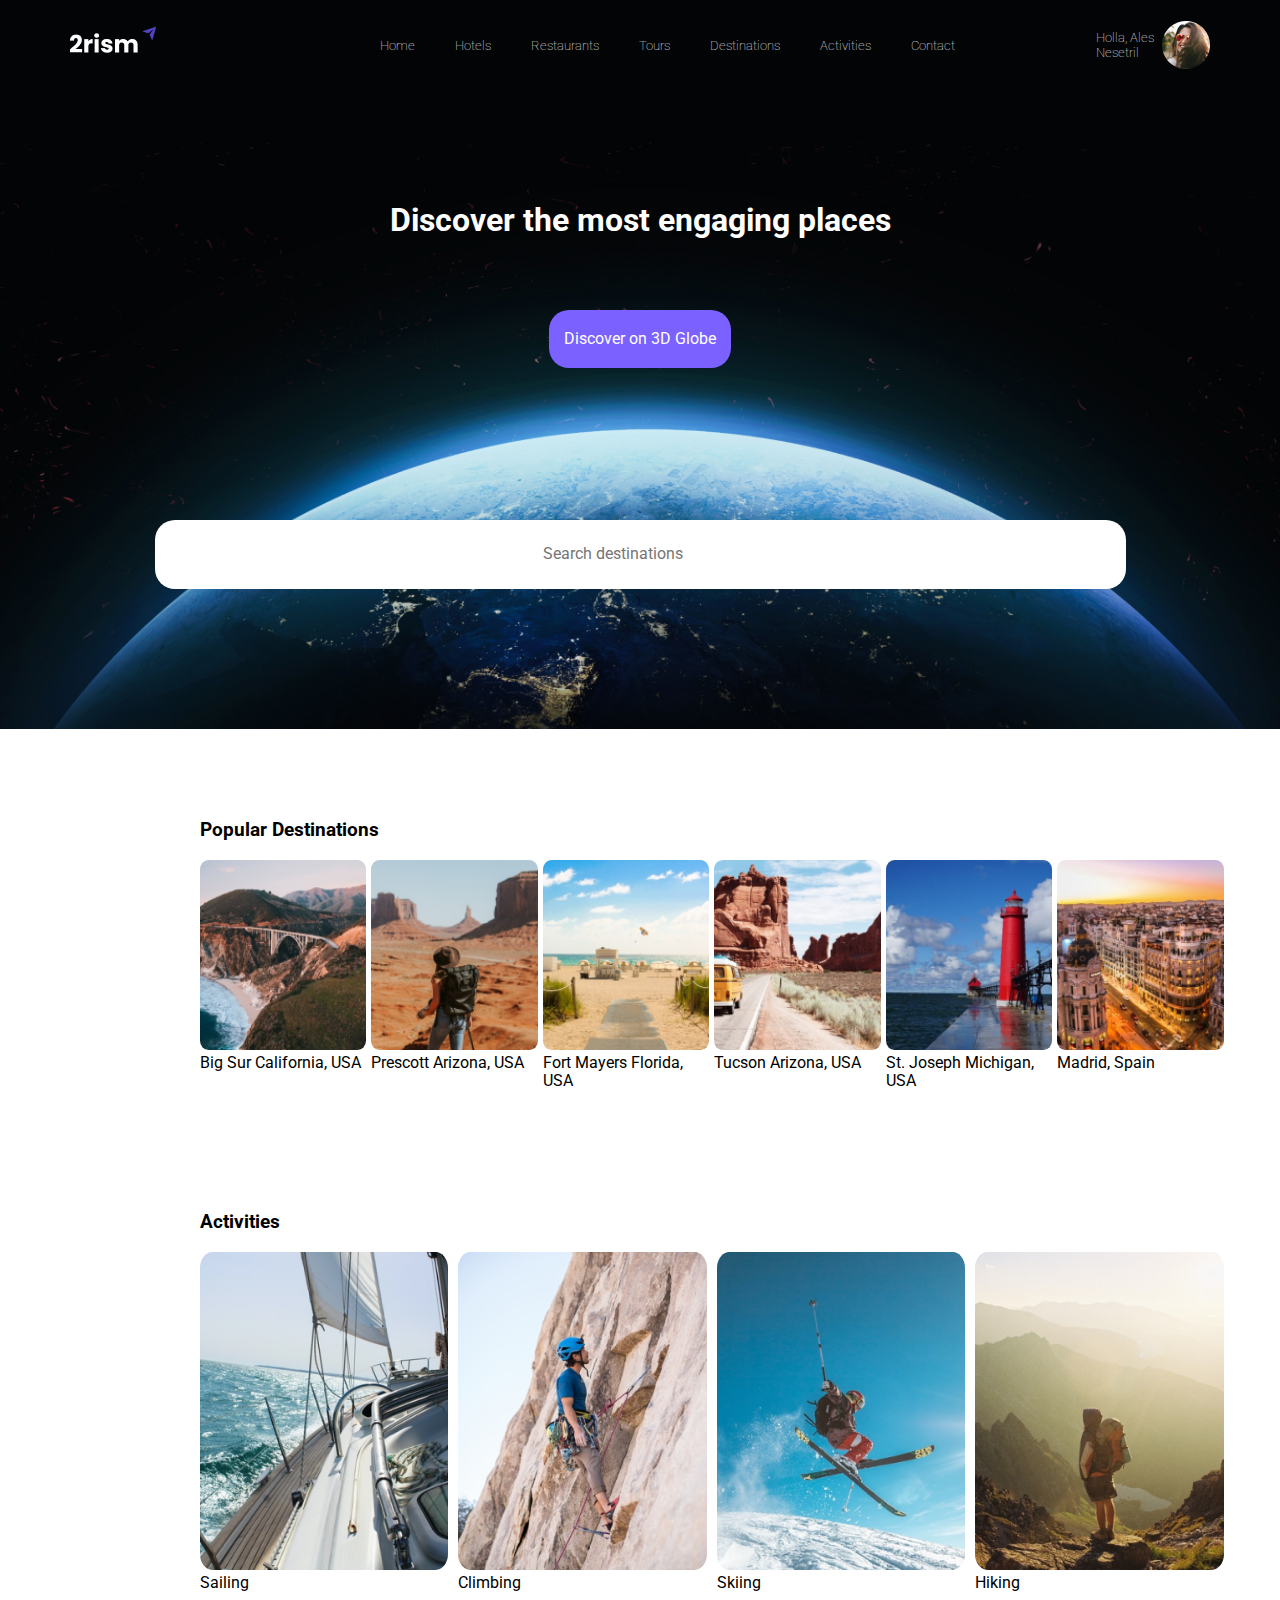
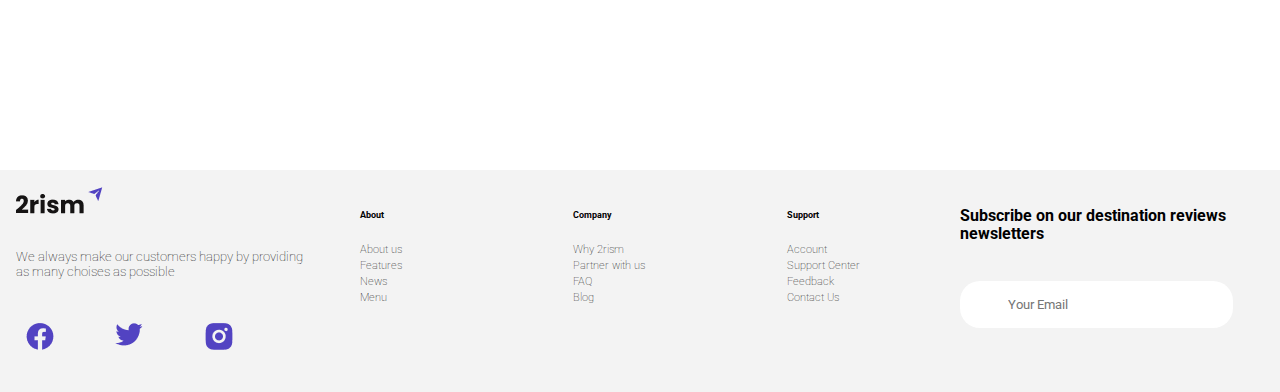
<file: Assignment 2/index.html>
<!DOCTYPE html>
<html lang="en">
  <head>
    <meta charset="UTF-8" />
    <meta http-equiv="X-UA-Compatible" content="IE=edge" />
    <meta name="viewport" content="width=device-width, initial-scale=1.0" />
    <link rel="stylesheet" href="./style.css" />
    <link rel="stylesheet" href="./normalize.css" />
    <link rel="preconnect" href="https://fonts.googleapis.com" />
    <link rel="preconnect" href="https://fonts.gstatic.com" crossorigin />
    <link
      href="https://fonts.googleapis.com/css2?family=Roboto:wght@100;400;700&display=swap"
      rel="stylesheet"
    />
    <title>Travel agency website</title>
  </head>
  <body>
    <div class="wrapper">
      <header>
        <div class="header_container">
          <div class="header_menu">
            <div><img src="./Images/logo.png" alt="logo" class="logo" /></div>
            <div class="header_burger">
                <span>Navigation links</span>
            </div>
            <nav class="menu">
              <ul class="header_list">
                <li>
                  <a href="#">Home</a>
                </li>
                <li>
                  <a href="#">Hotels</a>
                </li>
                <li>
                  <a href="#">Restaurants</a>
                </li>
                <li>
                  <a href="#">Tours</a>
                </li>
                <li>
                  <a href="#">Destinations</a>
                </li>
                <li>
                  <a href="#">Activities</a>
                </li>
                <li>
                  <a href="#">Contact</a>
                </li>
              </ul>
            </nav>
            <div class="user_info">
              <span>Holla, Ales Nesetril</span>
              <img src="./Images/Frame.png" alt="user_pic" />
            </div>
          </div>
          <div class=header_main>
            <div class="title"><h1>Discover the most engaging places</h1></div>
            <div>
              <input type="submit" id="button" value="Discover on 3D Globe" />
            </div>
            <div>
                    <input type="text"
                        placeholder=" Search destinations"
                        id="search">
            </div>
        </div>
          </div>
        </div>
      </header>
      <main class="main">
        <section><h3>Popular Destinations</h3>
          <div class="destinations">
              <div>
                  <img src="./Images/img1.png" alt="image">
                  <caption>Big Sur California, USA</caption>
              </div>
              <div>
                  <img src="./Images/img2.png" alt="image">
                  <caption>Prescott Arizona, USA</caption>
              </div>
              <div>
                  <img src="./Images/img3.png" alt="image">
                  <caption>Fort Mayers Florida, USA</caption>
              </div>
              <div>
                  <img src="./Images/img4.png" alt="image">
                  <caption>Tucson Arizona, USA</caption>
              </div>
              <div>
                  <img src="./Images/img5.png" alt="image">
                  <caption>St. Joseph Michigan, USA</caption>
              </div>
              <div>
                  <img src="./Images/img6.png" alt="image">
                  <caption>Madrid, Spain</caption>
              </div>
          </div></section>
        <section><h3 id="subtitle">Activities</h3>
          <div class="activities">
              <div>
                  <img src="./Images/sailing.png" alt="image">
                  <caption>Sailing</caption>
              </div>
              <div>
                  <img src="./Images/climbing.png" alt="image">
                  <caption>Climbing</caption>
              </div>
              <div>
                  <img src="./Images/skiing.png" alt="image">
                  <caption>Skiing</caption>
              </div>
              <div>
                  <img src="./Images/hiking.png" alt="image">
                  <caption>Hiking</caption>
              </div>
              </div></section>
      </main>
      <footer class="footer">
            <div class="section1">
              <img src="./Images/logo_black.png" alt="logo">
              <span>We always make our customers happy by providing as many choises as possible</span>
              <div class="logos"><img src="./Images/facebook.png" alt="facebook_logo">
                <img src="./Images/twitter.png" alt="twitter_logo">
                <img src="./Images/instagram.png" alt="instagram_logo"></div>
            </div>
            <div class="section2">
              <h6>About</h6>
            <ul>
              <li>
                <a href="#">About us</a>
              </li>
              <li><a href="#">Features</a></li>
              <li><a href="#">News</a></li>
              <li><a href="#">Menu</a></li>
            </ul>
          </div>
          <div class="section3">
            <h6>Company</h6>
          <ul>
            <li>
              <a href="#">Why 2rism</a>
            </li>
            <li><a href="#">Partner with us</a></li>
            <li><a href="#">FAQ</a></li>
            <li><a href="#">Blog</a></li>
          </ul>
        </div>
        <div class="section4">
          <h6>Support</h6>
        <ul>
          <li>
            <a href="#">Account</a>
          </li>
          <li><a href="#">Support Center</a></li>
          <li><a href="#">Feedback</a></li>
          <li><a href="#">Contact Us</a></li>
        </ul>
      </div>
            <div class="section5">
              <h6>Subscribe on our destination reviews newsletters</h6>
              <div>
                <input type="email"
                    placeholder="Your Email"
                    id="email">
        </div>
            </div>
          </div>
      </footer>
    </div>
  </body>
</html>
</file>
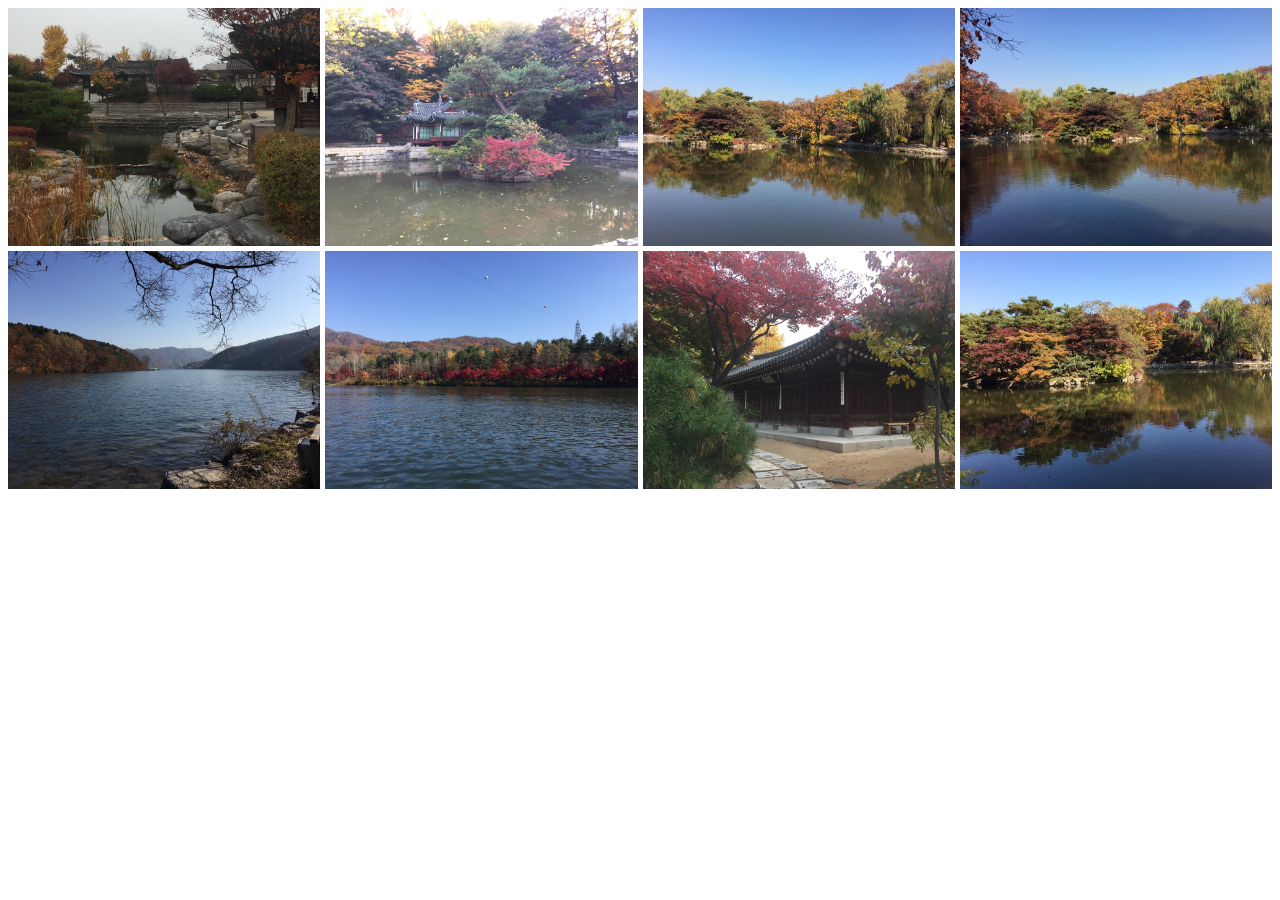
<file: Assignment 3/index.html>
<!DOCTYPE html>
<html lang="en">
  <head>
    <meta charset="UTF-8" />
    <meta http-equiv="X-UA-Compatible" content="IE=edge" />
    <meta name="viewport" content="width=device-width, initial-scale=1.0" />
    <link rel="stylesheet" href="./style.css" />
    <title>Adaptive design</title>
  </head>
  <body>
    <div class="container">
      <div>
        <img src="./Images/pic1.jpeg" alt="picture" />
      </div>
      <div>
        <img src="./Images/pic2.jpeg" alt="picture" />
      </div>
      <div>
        <img src="./Images/pic3.jpeg" alt="picture" />
      </div>
      <div>
        <img src="./Images/pic4.jpeg" alt="picture" />
      </div>
      <div>
        <img src="./Images/pic5.jpeg" alt="picture" />
      </div>
      <div>
        <img src="./Images/pic6.jpeg" alt="picture" />
      </div>
      <div>
        <img src="./Images/pic7.jpeg" alt="picture" />
      </div>
      <div>
        <img src="./Images/pic8.jpeg" alt="picture" />
      </div>
    </div>
  </body>
</html>
</file>
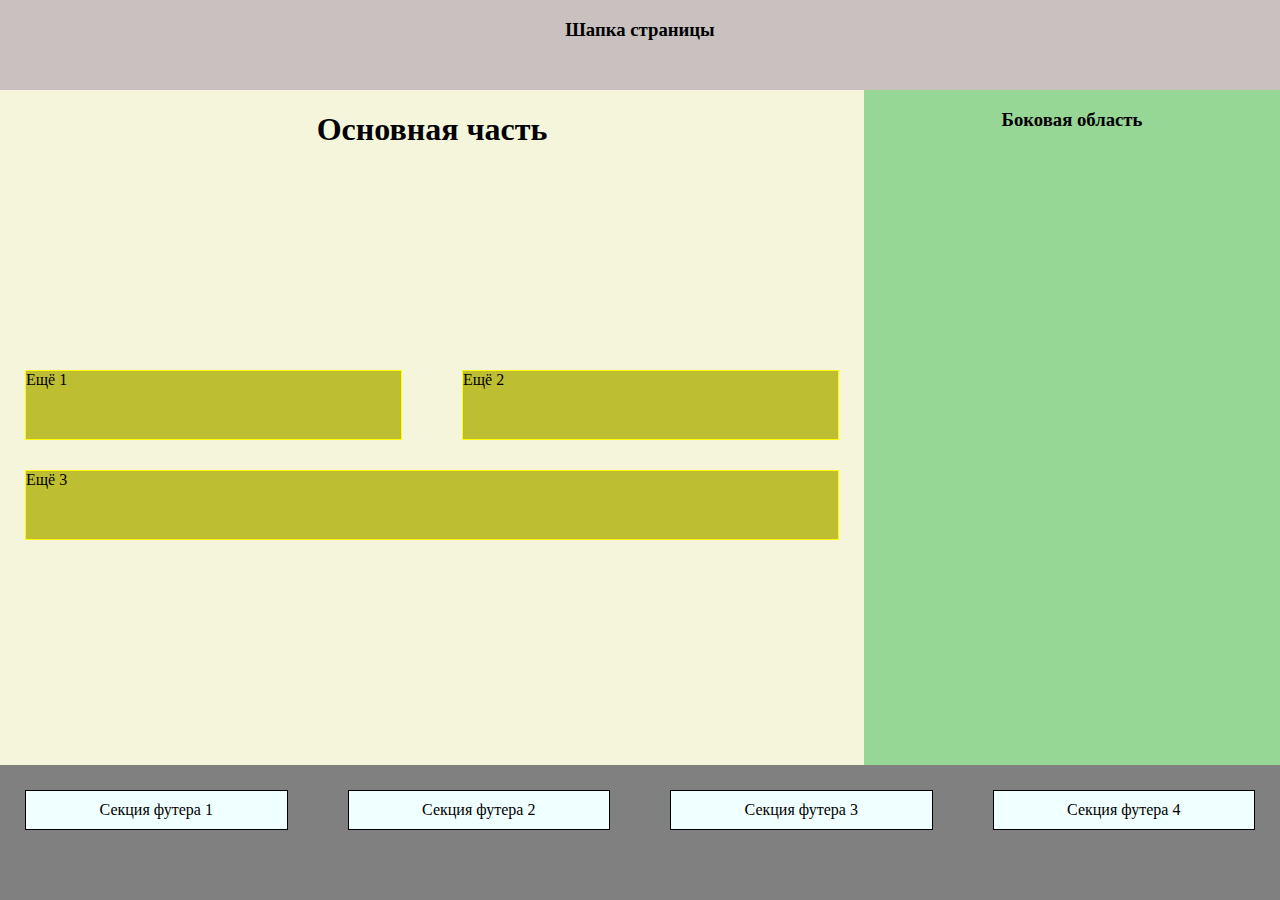
<file: Assignment 1/Adaptive/index.html>
<!DOCTYPE html>
<html lang="en">
  <head>
    <meta charset="UTF-8" />
    <meta http-equiv="X-UA-Compatible" content="IE=edge" />
    <meta name="viewport" content="width=device-width, initial-scale=1.0" />
    <link rel="stylesheet" href="./style.css" />
    <link rel="stylesheet" href="./normalize.css" />
    <title>Website template</title>
  </head>
  <body>
    <div class="container">
      <header class="header">
        <h3>Шапка страницы</h3>
      </header>
      <main class="main">
        <h1>Основная часть</h1>
        <div class="main-inner-grid">
          <div class="item-1">Ещё 1</div>
          <div class="item-2">Ещё 2</div>
          <div class="item-3">Ещё 3</div>
        </div>
      </main>
      <aside class="sidebar">
        <h3>Боковая область</h3>
      </aside>
      <footer class="footer">
        <div class="inner-grid">
          <div>Секция футера 1</div>
          <div>Секция футера 2</div>
          <div>Секция футера 3</div>
          <div>Секция футера 4</div>
        </div>
      </footer>
    </div>
  </body>
</html>
</file>
<file: Assignment 2/style.css>
.wrapper {
  width: 100vw;
  display: grid;
  grid-template-areas:
    "header"
    "main"
    "footer";
  overflow: hidden;
}
.header_container {
  display: grid;
  background-image: url(./Images/globe_image.png);
  background-repeat: no-repeat;
  background-size: cover;
  background-position: center center;
  max-width: 100%;
  grid-area: header;
  font-family: "Roboto", sans-serif;
}
.header_menu {
  display: flex;
  flex-direction: row;
  justify-content: space-between;
  align-items: center;
  margin: 20px 70px 10px 70px;
  color: white;
  font-weight: 100;
}
.header_burger {
  display: none;
}
.logo {
  max-width: 100%;
}
.header_list {
  display: flex;
  flex-direction: row;
}
.header_list li {
  list-style: none;
  margin: 0 0 0 40px;
}
li a {
  text-decoration: none;
  color: white;
  font-size: smaller;
}
.user_info {
  display: flex;
  justify-content: center;
  align-items: center;
  flex-basis: 10%;
  font-size: smaller;
}
.user_info img {
  max-width: 100%;
}
.header_main {
  display: grid;
  grid-template-rows: 1fr 1fr 1fr;
  max-width: 100%;
  margin-top: 20px;
}
.title {
  font-weight: 700;
  text-align: center;
  color: white;
  margin: 80px 80px 50px 80px;
}
#button {
  display: grid;
  background-color: #7b61ff;
  color: white;
  border-radius: 20px;
  border: none;
  padding: 20px 15px 20px 15px;
  max-width: 100%;
  margin: auto;
}
#search {
  display: grid;
  background-color: white;
  color: black;
  border-radius: 20px;
  border: none;
  padding: 2% 30% 2% 30%;
  max-width: 100%;
  margin: auto;
}
.main {
  margin: 0 10% 5% 10%;
  font-family: "Roboto", sans-serif;
  grid-area: main;
  display: grid;
}
.main section {
  display: grid;
  padding: 7%;
  width: 100%;
}
.destinations {
  display: grid;
  grid-template-columns: repeat(auto-fill, minmax(150px, 1fr));
  gap: 5px;
}
.destinations div img {
  max-width: 100%;
  height: 100%;
  object-fit: cover;
  border-radius: 5%;
}
.activities {
  display: grid;
  grid-template-columns: repeat(auto-fill, minmax(200px, 1fr));
  gap: 10px;
  border-top: 30px;
}
.activities div img {
  max-width: 100%;
  height: 100%;
  object-fit: cover;
  border-radius: 5%;
}
.footer {
  display: grid;
  width: 100vw;
  grid-area: footer;
  background-color: rgb(243, 243, 243);
  grid-template-columns: 25% 1fr 1fr 1fr 25%;
  font-weight: 100;
  font-family: "Roboto", sans-serif;
  font-size: smaller;
  margin-top: 10%;
}
.section1 {
  display: grid;
  grid-template-rows: 1fr 1fr 1fr;
  margin: 5%;
}
.logos {
  display: grid;
  grid-template-columns: 1fr 1fr 1fr;
  padding: 10px;
}
.section2 {
  margin-top: 20px;
}
.section2 h6 {
  margin-left: 40px;
}
.section2 li {
  list-style: none;
}
.section2 a {
  color: black;
}
.section3 {
  margin-top: 20px;
}
.section3 h6 {
  margin-left: 40px;
}
.section3 li {
  list-style: none;
}
.section3 a {
  color: black;
}
.section4 {
  margin-top: 20px;
}
.section4 h6 {
  margin-left: 40px;
}
.section4 li {
  list-style: none;
}
.section4 a {
  color: black;
}
.section5 {
  display: grid;
  grid-template-rows: 1fr 1fr;
}
.section5 h6 {
  font-size: larger;
}
#email {
  background-color: white;
  color: black;
  border-radius: 20px;
  border: none;
  padding: 5% 15% 5% 15%;
  max-width: 100%;
}
@media screen and (max-width: 767px) {
  .wrapper {
    max-width: 100%;
    overflow: hidden;
  }
  .header_burger {
    display: block;
  }
  .menu,
  .user_info,
  #button,
  #subtitle,
  .activities,
  .footer {
    display: none;
  }
  .destinations {
    display: grid;
    grid-template-columns: 1fr;
    gap: 30px;
    border-top: 30px;
    gap: 7%;
  }
}

@media screen and (min-width: 768px) and (max-width: 1023px) {
  .header_burger {
    display: block;
  }
  .menu,
  .user_info,
  .section3,
  .section4 {
    display: none;
  }
  .destinations {
    display: grid;
    grid-template-columns: 1fr 1fr 1fr;
    grid-template-rows: 1fr 1fr;
    gap: 30px;
    border-top: 30px;
  }
  .activities {
    display: grid;
    grid-template-columns: 1fr 1fr;
    grid-template-rows: 1fr 1fr;
    gap: 30px;
    border-top: 30px;
  }
  .footer {
    font-size: larger;
    gap: 10%;
  }
}
</file>
<file: Assignment 3/style.css>
.container {
  display: grid;
  grid-template-columns: repeat(auto-fill, minmax(300px, 1fr));
  grid-template-rows: repeat (2, 100px);
  gap: 5px;
}
.container > div > img {
  width: 100%;
  height: 100%;
  object-fit: cover;
}
</file>
<file: Assignment 1/Adaptive/style.css>
.container {
  display: grid;
  grid-template-columns: 2.7fr 1.3fr;
  grid-template-rows: 10% 1fr 15%;
  height: 100vh;
  width: 100vw;
  grid-template-areas:
    "header header"
    "main sidebar"
    "footer footer";
  font-size: 1em;
}
.header {
  background-color: rgb(201, 192, 192);
  grid-area: header;
  text-align: center;
}
.main {
  background-color: beige;
  grid-area: main;
}
.sidebar {
  background-color: rgb(150, 215, 150);
  grid-area: sidebar;
  text-align: center;
}
.footer {
  background-color: grey;
  grid-area: footer;
}
h1 {
  text-align: center;
}
.main-inner-grid {
  display: grid;
  grid-template-columns: 1fr 1fr;
  grid-template-areas:
    "item-1 item-2"
    "item-3 item-3";
  gap: 10px;
}
.main-inner-grid div {
  background-color: rgb(190, 190, 51);
  border: 1px solid yellow;
}
.item-1 {
  grid-area: item-1;
  grid-row: span 10/30;
  margin: 10px 25px;
}
.item-2 {
  grid-area: item-2;
  grid-row: span 10/30;
  margin: 10px 25px;
}
.item-3 {
  grid-area: item-3;
  grid-row: span 10/40;
  margin: 10px 25px;
}
.inner-grid {
  width: 100vw;
  display: grid;
  grid-template-columns: 1fr 1fr 1fr 1fr;
  gap: 10px;
}

.inner-grid div {
  padding: 10px;
  margin: 25px;
  border: 1px solid black;
  background-color: azure;
  text-align: center;
}
@media screen and (min-width: 280px) and (max-width: 1023px) {
  .container {
    display: grid;
    width: 100vw;
    grid-template-areas:
      "header"
      "main"
      "sidebar"
      "footer";
    font-size: 1em;
    text-align: center;
  }
  .main-inner-grid {
    display: grid;
    grid-template-areas:
      "item-1 item2"
      "item-3";
  }
  .item-1 {
    grid-area: item-1;
    padding: 10%;
  }
  .item-2 {
    grid-area: item-2;
    padding: 10%;
  }
  .item-3 {
    grid-area: item-3;
    padding: 10%;
  }
  .inner-grid {
    display: grid;
    grid-template-columns: 1fr 1fr;
    grid-template-rows: 1fr 1fr;
  }
}
</file>
